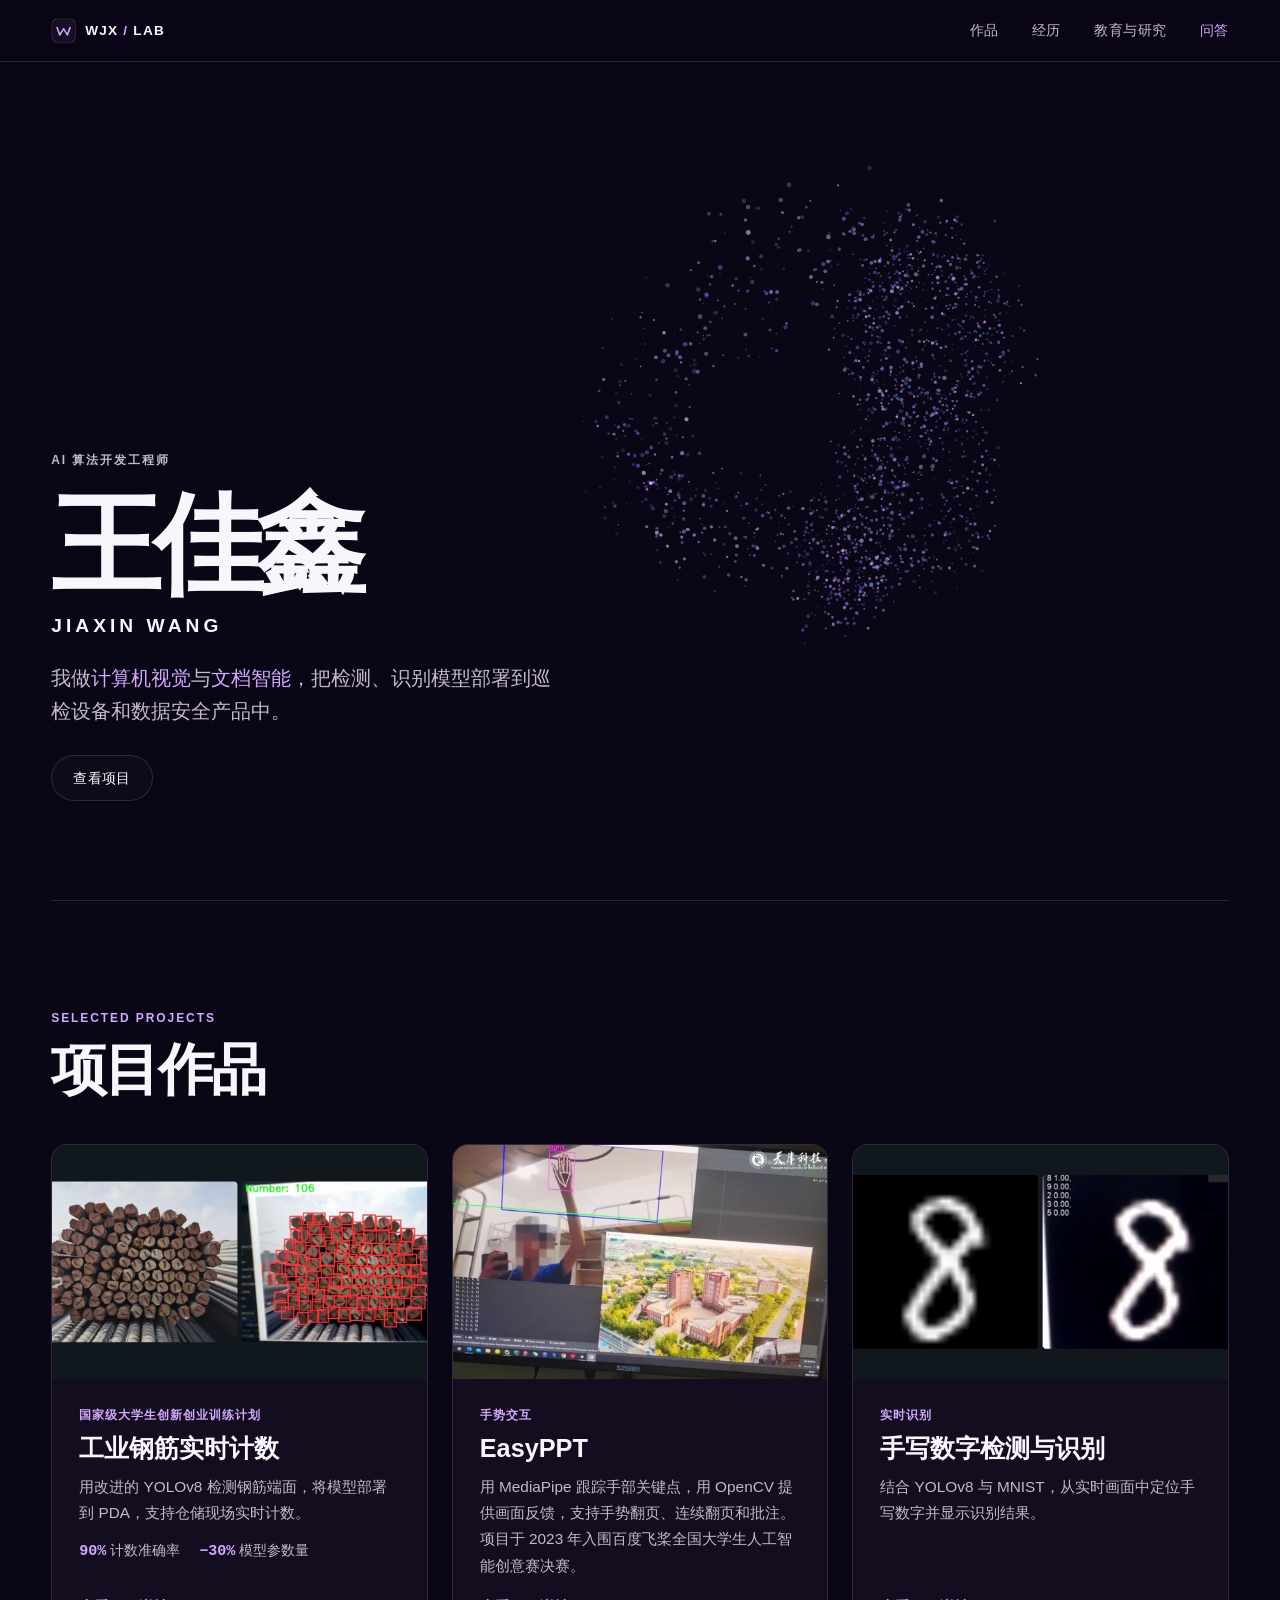
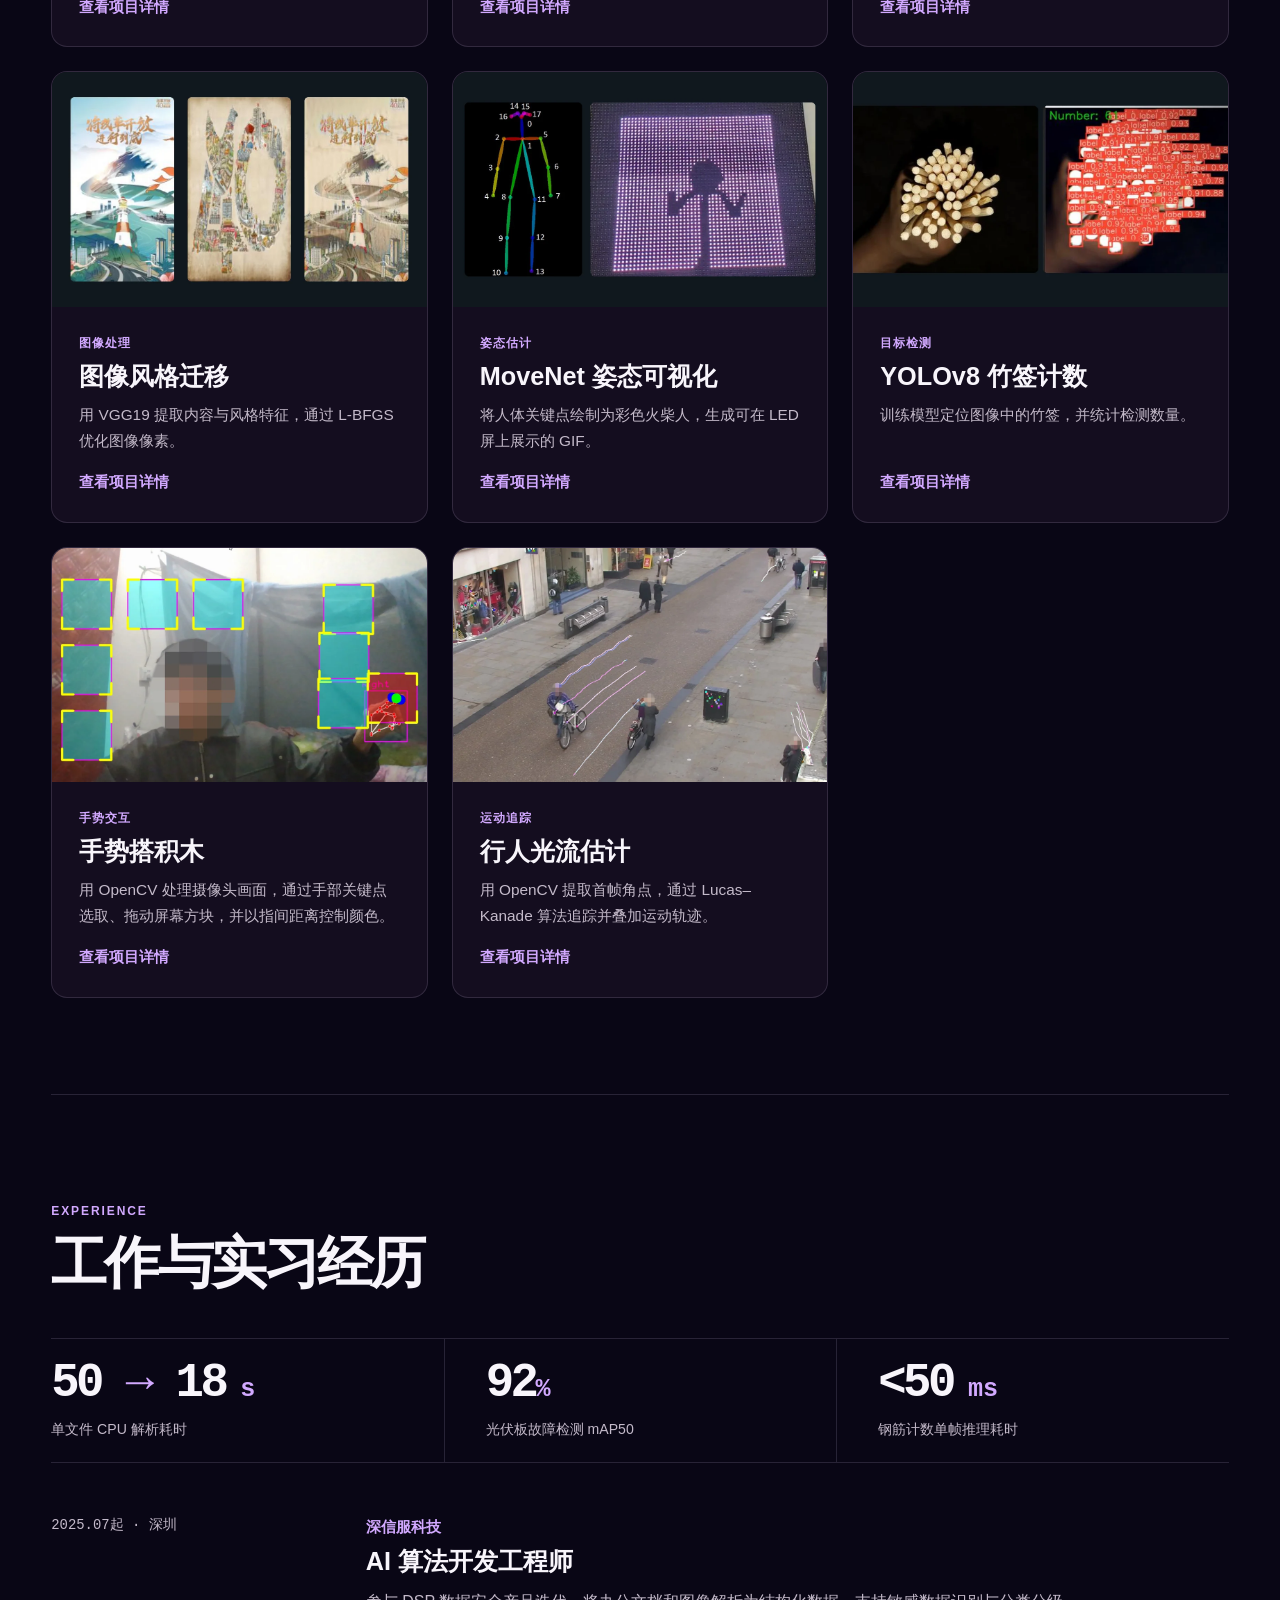
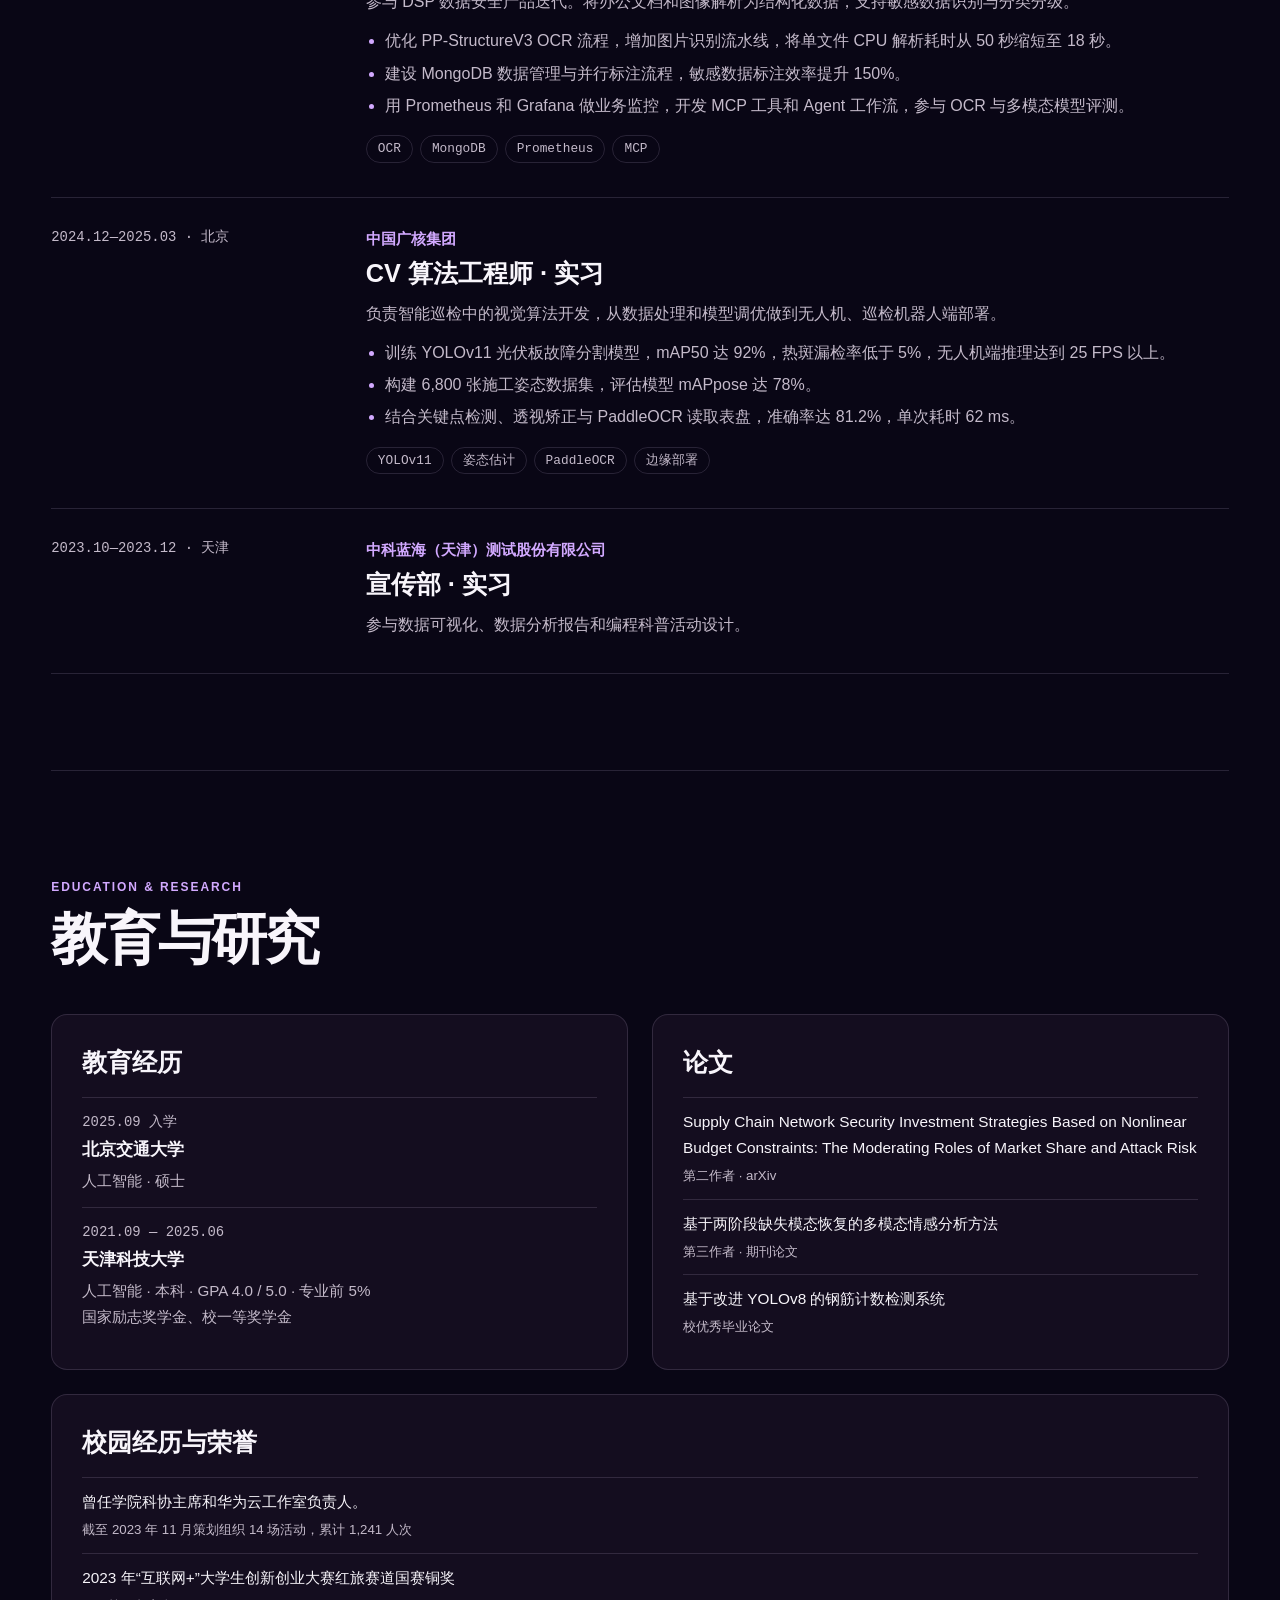
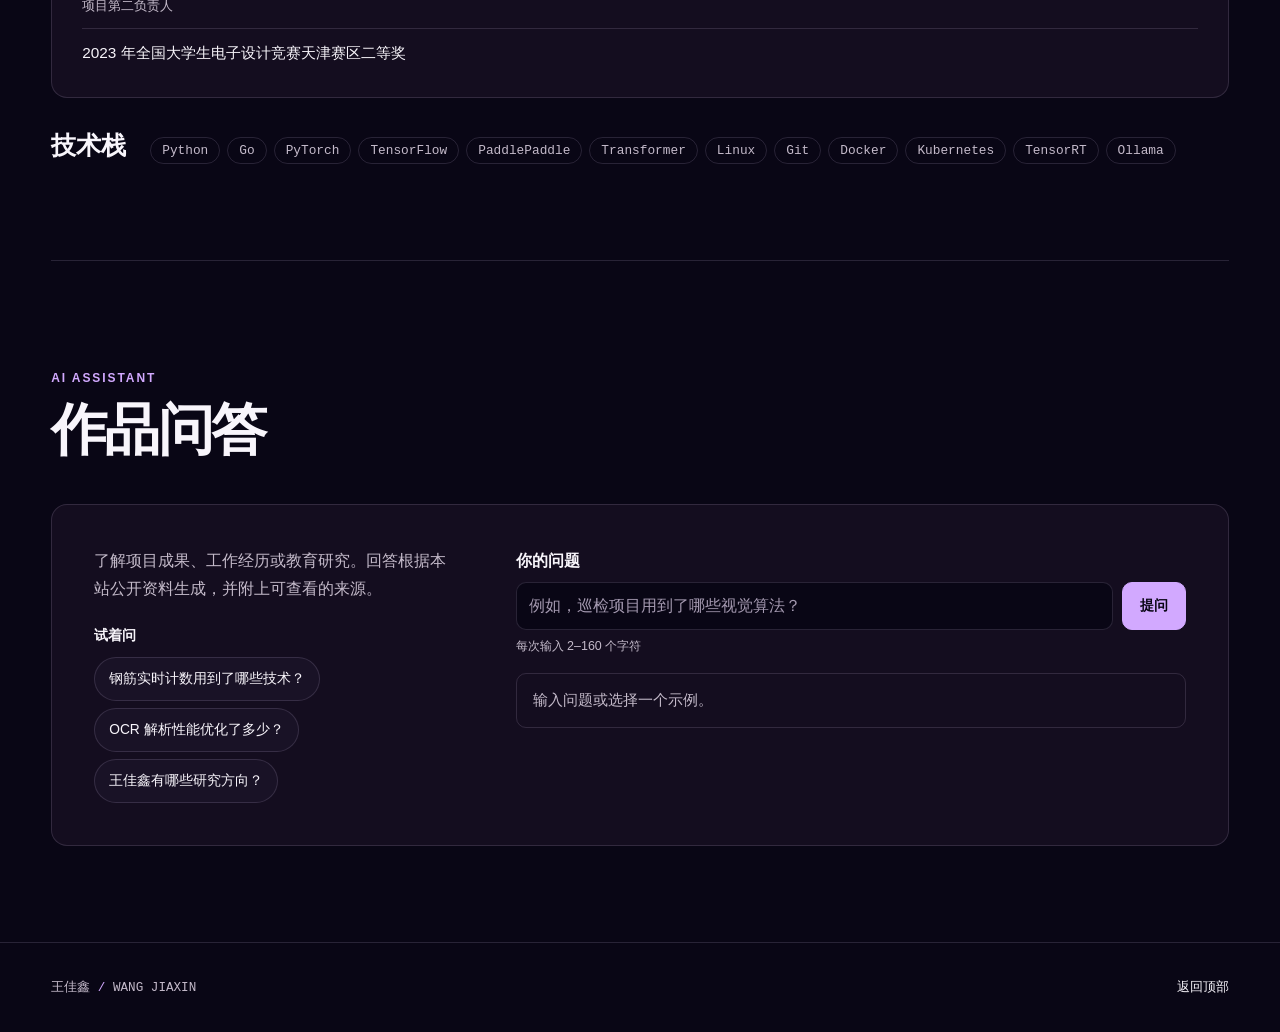
<file: index.html>
<!doctype html>
<html lang="zh-CN">
<head>
  <meta charset="utf-8">
  <meta name="viewport" content="width=device-width, initial-scale=1">
  <meta name="theme-color" content="#0a0614">
  <meta name="description" content="王佳鑫的个人简历与项目作品集，聚焦计算机视觉、文档智能与边缘部署。">
  <title>王佳鑫 · AI 算法开发工程师</title>
  <link rel="icon" href="assets/mark.png?v=2" type="image/png">
  <link rel="stylesheet" href="style.css?v=4">
  <script src="site.js?v=2" defer></script>
  <script src="assistant.js?v=1" defer></script>
</head>
<body id="top">
  <a class="skip" href="#main">跳至正文</a>
  <header class="masthead">
    <div class="wrap masthead-inner">
      <a class="identity" href="#top" aria-label="王佳鑫，首页">
        <img src="assets/mark.png?v=2" alt="" width="34" height="34">
        <span>WJX<span class="identity-slash"> / </span>LAB</span>
      </a>
      <nav aria-label="页面导航">
        <a href="#projects">作品</a>
        <a href="#experience">经历</a>
        <a href="#background">教育与研究</a>
        <a class="assistant-nav" href="#assistant">问答</a>
      </nav>
    </div>
  </header>

  <canvas id="field" class="particle-field" aria-hidden="true"></canvas>

  <main id="main">
    <section class="wrap hero" aria-labelledby="hero-name">
      <div class="intro">
        <p class="eyebrow">AI 算法开发工程师</p>
        <h1 id="hero-name">王佳鑫</h1>
        <p class="hero-name-en" aria-hidden="true">Jiaxin Wang</p>
        <p class="hero-desc">我做<em>计算机视觉</em>与<em>文档智能</em>，把检测、识别模型部署到巡检设备和数据安全产品中。</p>
        <div class="actions">
          <a class="button primary" href="#projects">查看项目</a>
        </div>
      </div>
    </section>

    <section class="wrap section" id="projects" aria-labelledby="projects-title">
      <div class="section-heading">
        <p class="eyebrow">SELECTED PROJECTS</p>
        <h2 id="projects-title">项目作品</h2>
      </div>
      <div class="project-grid">
        <article class="project featured" id="project-rebar">
          <a class="project-card-link" href="project-details.html#project-rebar" aria-labelledby="project-rebar-title">
            <div class="project-image"><img src="assets/rebar.webp" alt="钢材计数平台对比原图和钢筋端面检测结果" loading="lazy" width="1200" height="675"></div>
            <div class="project-copy">
              <p class="eyebrow">国家级大学生创新创业训练计划</p>
              <h3 id="project-rebar-title">工业钢筋实时计数</h3>
              <p>用改进的 YOLOv8 检测钢筋端面，将模型部署到 PDA，支持仓储现场实时计数。</p>
              <div class="project-facts"><span><strong>90%</strong> 计数准确率</span><span><strong>−30%</strong> 模型参数量</span></div>
              <span class="project-cta">查看项目详情</span>
            </div>
          </a>
        </article>
        <article class="project" id="project-easyppt">
          <a class="project-card-link" href="project-details.html#project-easyppt" aria-labelledby="project-easyppt-title">
            <div class="project-image"><img src="assets/easyppt-cover.jpg" alt="EasyPPT 演示用手部关键点控制幻灯片" loading="lazy" width="1200" height="675"></div>
            <div class="project-copy">
              <p class="eyebrow">手势交互</p>
              <h3 id="project-easyppt-title">EasyPPT</h3>
              <p>用 MediaPipe 跟踪手部关键点，用 OpenCV 提供画面反馈，支持手势翻页、连续翻页和批注。项目于 2023 年入围百度飞桨全国大学生人工智能创意赛决赛。</p>
              <span class="project-cta">查看项目详情</span>
            </div>
          </a>
        </article>
        <article class="project" id="project-digits">
          <a class="project-card-link" href="project-details.html#project-digits" aria-labelledby="project-digits-title">
            <div class="project-image"><img src="assets/digits.webp" alt="手写数字 8 的原始画面与识别结果" loading="lazy" width="1200" height="675"></div>
            <div class="project-copy">
              <p class="eyebrow">实时识别</p>
              <h3 id="project-digits-title">手写数字检测与识别</h3>
              <p>结合 YOLOv8 与 MNIST，从实时画面中定位手写数字并显示识别结果。</p>
              <span class="project-cta">查看项目详情</span>
            </div>
          </a>
        </article>
        <article class="project" id="project-style-transfer">
          <a class="project-card-link" href="project-details.html#project-style-transfer" aria-labelledby="project-style-transfer-title">
            <div class="project-image"><img src="assets/style-transfer.webp" alt="内容图、风格参考与生成结果" loading="lazy" width="1200" height="675"></div>
            <div class="project-copy">
              <p class="eyebrow">图像处理</p>
              <h3 id="project-style-transfer-title">图像风格迁移</h3>
              <p>用 VGG19 提取内容与风格特征，通过 L-BFGS 优化图像像素。</p>
              <span class="project-cta">查看项目详情</span>
            </div>
          </a>
        </article>
        <article class="project" id="project-movenet">
          <a class="project-card-link" href="project-details.html#project-movenet" aria-labelledby="project-movenet-title">
            <div class="project-image"><img src="assets/movenet.webp" alt="人体关键点示意图和 LED 屏火柴人画面" loading="lazy" width="1200" height="675"></div>
            <div class="project-copy">
              <p class="eyebrow">姿态估计</p>
              <h3 id="project-movenet-title">MoveNet 姿态可视化</h3>
              <p>将人体关键点绘制为彩色火柴人，生成可在 LED 屏上展示的 GIF。</p>
              <span class="project-cta">查看项目详情</span>
            </div>
          </a>
        </article>
        <article class="project" id="project-bamboo">
          <a class="project-card-link" href="project-details.html#project-bamboo" aria-labelledby="project-bamboo-title">
            <div class="project-image"><img src="assets/bamboo.webp" alt="竹签原图和目标检测框对照" loading="lazy" width="1200" height="675"></div>
            <div class="project-copy">
              <p class="eyebrow">目标检测</p>
              <h3 id="project-bamboo-title">YOLOv8 竹签计数</h3>
              <p>训练模型定位图像中的竹签，并统计检测数量。</p>
              <span class="project-cta">查看项目详情</span>
            </div>
          </a>
        </article>
        <article class="project" id="project-blocks">
          <a class="project-card-link" href="project-details.html#project-blocks" aria-labelledby="project-blocks-title">
            <div class="project-image"><img src="assets/blocks.webp" alt="摄像头识别手部关键点并拖动屏幕方块" loading="lazy" width="1200" height="675"></div>
            <div class="project-copy">
              <p class="eyebrow">手势交互</p>
              <h3 id="project-blocks-title">手势搭积木</h3>
              <p>用 OpenCV 处理摄像头画面，通过手部关键点选取、拖动屏幕方块，并以指间距离控制颜色。</p>
              <span class="project-cta">查看项目详情</span>
            </div>
          </a>
        </article>
        <article class="project" id="project-flow">
          <a class="project-card-link" href="project-details.html#project-flow" aria-labelledby="project-flow-title">
            <div class="project-image"><img src="assets/optical-flow.webp" alt="人行区域的光流轨迹叠加效果" loading="lazy" width="1200" height="675"></div>
            <div class="project-copy">
              <p class="eyebrow">运动追踪</p>
              <h3 id="project-flow-title">行人光流估计</h3>
              <p>用 OpenCV 提取首帧角点，通过 Lucas–Kanade 算法追踪并叠加运动轨迹。</p>
              <span class="project-cta">查看项目详情</span>
            </div>
          </a>
        </article>
      </div>
    </section>

    <section class="wrap section" id="experience" aria-labelledby="experience-title">
      <div class="section-heading">
        <p class="eyebrow">EXPERIENCE</p>
        <h2 id="experience-title">工作与实习经历</h2>
      </div>
      <div class="metrics" aria-label="项目关键指标">
        <div><strong>50<span> → </span>18<small> s</small></strong><span class="metric-caption">单文件 CPU 解析耗时</span></div>
        <div><strong>92<small>%</small></strong><span class="metric-caption">光伏板故障检测 mAP50</span></div>
        <div><strong>&lt;50<small> ms</small></strong><span class="metric-caption">钢筋计数单帧推理耗时</span></div>
      </div>
      <div class="timeline">
        <article class="experience" id="sangfor">
          <div class="experience-meta"><time datetime="2025-07">2025.07</time><span>起 · 深圳</span></div>
          <div>
            <p class="company">深信服科技</p>
            <h3>AI 算法开发工程师</h3>
            <p>参与 DSP 数据安全产品迭代。将办公文档和图像解析为结构化数据，支持敏感数据识别与分类分级。</p>
            <ul class="highlights">
              <li>优化 PP-StructureV3 OCR 流程，增加图片识别流水线，将单文件 CPU 解析耗时从 50 秒缩短至 18 秒。</li>
              <li>建设 MongoDB 数据管理与并行标注流程，敏感数据标注效率提升 150%。</li>
              <li>用 Prometheus 和 Grafana 做业务监控，开发 MCP 工具和 Agent 工作流，参与 OCR 与多模态模型评测。</li>
            </ul>
            <ul class="tags" aria-label="技术栈"><li>OCR</li><li>MongoDB</li><li>Prometheus</li><li>MCP</li></ul>
          </div>
        </article>
        <article class="experience" id="cgn">
          <div class="experience-meta"><time datetime="2024-12">2024.12</time><span>—</span><time datetime="2025-03">2025.03</time><span> · 北京</span></div>
          <div>
            <p class="company">中国广核集团</p>
            <h3>CV 算法工程师 · 实习</h3>
            <p>负责智能巡检中的视觉算法开发，从数据处理和模型调优做到无人机、巡检机器人端部署。</p>
            <ul class="highlights">
              <li>训练 YOLOv11 光伏板故障分割模型，mAP50 达 92%，热斑漏检率低于 5%，无人机端推理达到 25 FPS 以上。</li>
              <li>构建 6,800 张施工姿态数据集，评估模型 mAPpose 达 78%。</li>
              <li>结合关键点检测、透视矫正与 PaddleOCR 读取表盘，准确率达 81.2%，单次耗时 62 ms。</li>
            </ul>
            <ul class="tags" aria-label="技术栈"><li>YOLOv11</li><li>姿态估计</li><li>PaddleOCR</li><li>边缘部署</li></ul>
          </div>
        </article>
        <article class="experience" id="blue-ocean">
          <div class="experience-meta"><time datetime="2023-10">2023.10</time><span>—</span><time datetime="2023-12">2023.12</time><span> · 天津</span></div>
          <div>
            <p class="company">中科蓝海（天津）测试股份有限公司</p>
            <h3>宣传部 · 实习</h3>
            <p>参与数据可视化、数据分析报告和编程科普活动设计。</p>
          </div>
        </article>
      </div>
    </section>

    <section class="wrap section" id="background" aria-labelledby="background-title">
      <div class="section-heading">
        <p class="eyebrow">EDUCATION &amp; RESEARCH</p>
        <h2 id="background-title">教育与研究</h2>
      </div>
      <div class="background-grid">
        <div class="background-panel" id="education">
          <h3>教育经历</h3>
          <div class="record">
            <p class="date">2025.09 入学</p>
            <h4>北京交通大学</h4>
            <p>人工智能 · 硕士</p>
          </div>
          <div class="record">
            <p class="date">2021.09 — 2025.06</p>
            <h4>天津科技大学</h4>
            <p>人工智能 · 本科 · GPA 4.0 / 5.0 · 专业前 5%</p>
            <p>国家励志奖学金、校一等奖学金</p>
          </div>
        </div>
        <div class="background-panel" id="research">
          <h3>论文</h3>
          <ul class="research">
            <li><span lang="en">Supply Chain Network Security Investment Strategies Based on Nonlinear Budget Constraints: The Moderating Roles of Market Share and Attack Risk</span><small>第二作者 · arXiv</small></li>
            <li>基于两阶段缺失模态恢复的多模态情感分析方法<small>第三作者 · 期刊论文</small></li>
            <li>基于改进 YOLOv8 的钢筋计数检测系统<small>校优秀毕业论文</small></li>
          </ul>
        </div>
        <div class="background-panel campus" id="campus">
          <h3>校园经历与荣誉</h3>
          <ul class="research">
            <li>曾任学院科协主席和华为云工作室负责人。<small>截至 2023 年 11 月策划组织 14 场活动，累计 1,241 人次</small></li>
            <li>2023 年“互联网+”大学生创新创业大赛红旅赛道国赛铜奖<small>项目第二负责人</small></li>
            <li>2023 年全国大学生电子设计竞赛天津赛区二等奖</li>
          </ul>
        </div>
      </div>
      <div class="toolbox" id="skills">
        <h3>技术栈</h3>
        <ul class="tags" aria-label="技术栈">
          <li>Python</li><li>Go</li><li>PyTorch</li><li>TensorFlow</li><li>PaddlePaddle</li><li>Transformer</li><li>Linux</li><li>Git</li><li>Docker</li><li>Kubernetes</li><li>TensorRT</li><li>Ollama</li>
        </ul>
      </div>
    </section>

    <section class="wrap section" id="assistant" aria-labelledby="assistant-title">
      <div class="section-heading">
        <p class="eyebrow">AI ASSISTANT</p>
        <h2 id="assistant-title">作品问答</h2>
      </div>
      <div class="assistant-panel">
        <div class="assistant-intro">
          <p>了解项目成果、工作经历或教育研究。回答根据本站公开资料生成，并附上可查看的来源。</p>
          <h3>试着问</h3>
          <ul class="assistant-examples">
            <li><button type="button" disabled>钢筋实时计数用到了哪些技术？</button></li>
            <li><button type="button" disabled>OCR 解析性能优化了多少？</button></li>
            <li><button type="button" disabled>王佳鑫有哪些研究方向？</button></li>
          </ul>
        </div>
        <div class="assistant-workspace">
          <form class="assistant-form" action="/api/ask" method="post" novalidate>
            <label for="assistant-question">你的问题</label>
            <div class="assistant-input">
              <input id="assistant-question" name="question" type="text" disabled required minlength="2" maxlength="160" placeholder="例如，巡检项目用到了哪些视觉算法？" aria-describedby="assistant-limit">
              <button type="submit" disabled>提问</button>
            </div>
            <p id="assistant-limit">每次输入 2–160 个字符</p>
          </form>
          <noscript><p class="assistant-status">请启用 JavaScript 后使用问答。</p></noscript>
          <div class="assistant-response" aria-live="polite" aria-atomic="true">
            <p class="assistant-status">输入问题或选择一个示例。</p>
            <div class="assistant-result" hidden>
              <h3>回答</h3>
              <p class="assistant-answer"></p>
              <div class="assistant-sources" hidden>
                <h4>来源</h4>
                <ul></ul>
              </div>
            </div>
          </div>
        </div>
      </div>
    </section>
  </main>

  <footer class="footer">
    <div class="wrap footer-inner"><span>王佳鑫 <span class="identity-slash">/</span> WANG JIAXIN</span><a href="#top">返回顶部</a></div>
  </footer>
</body>
</html>
</file>
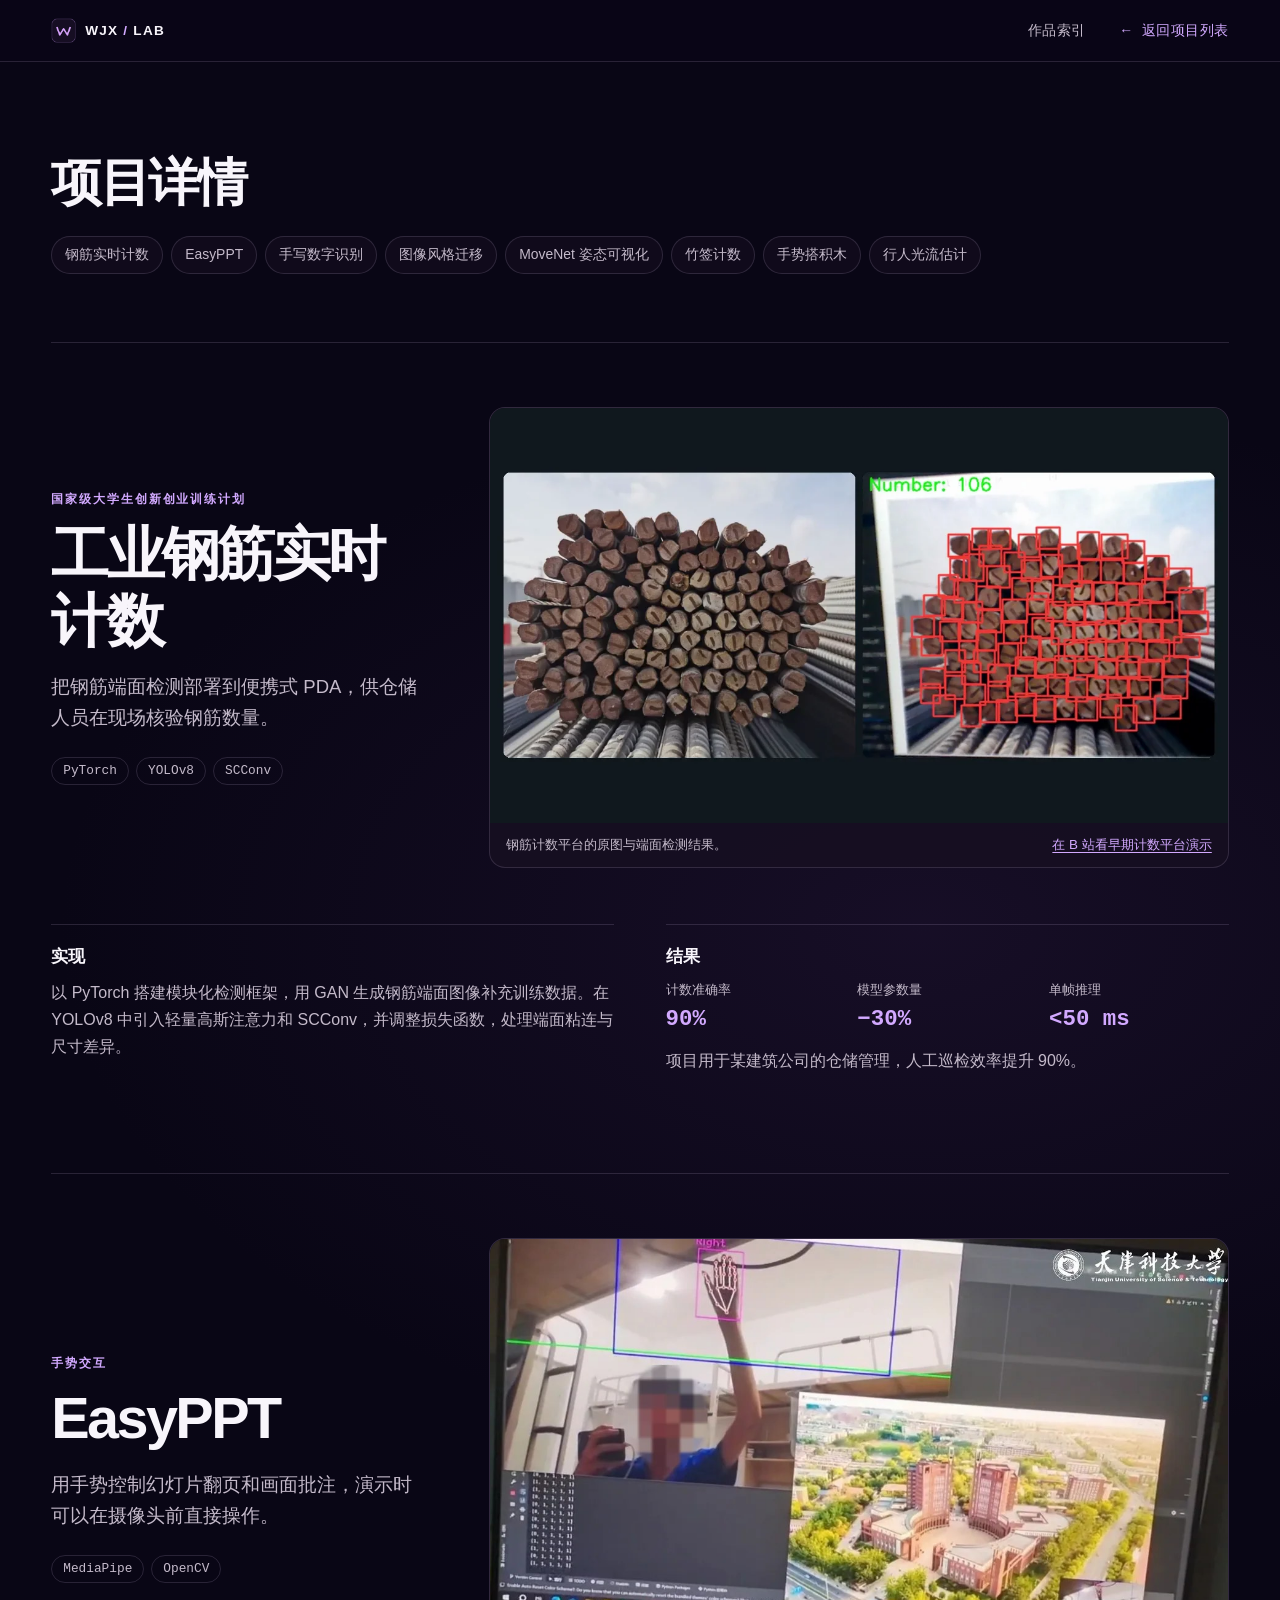
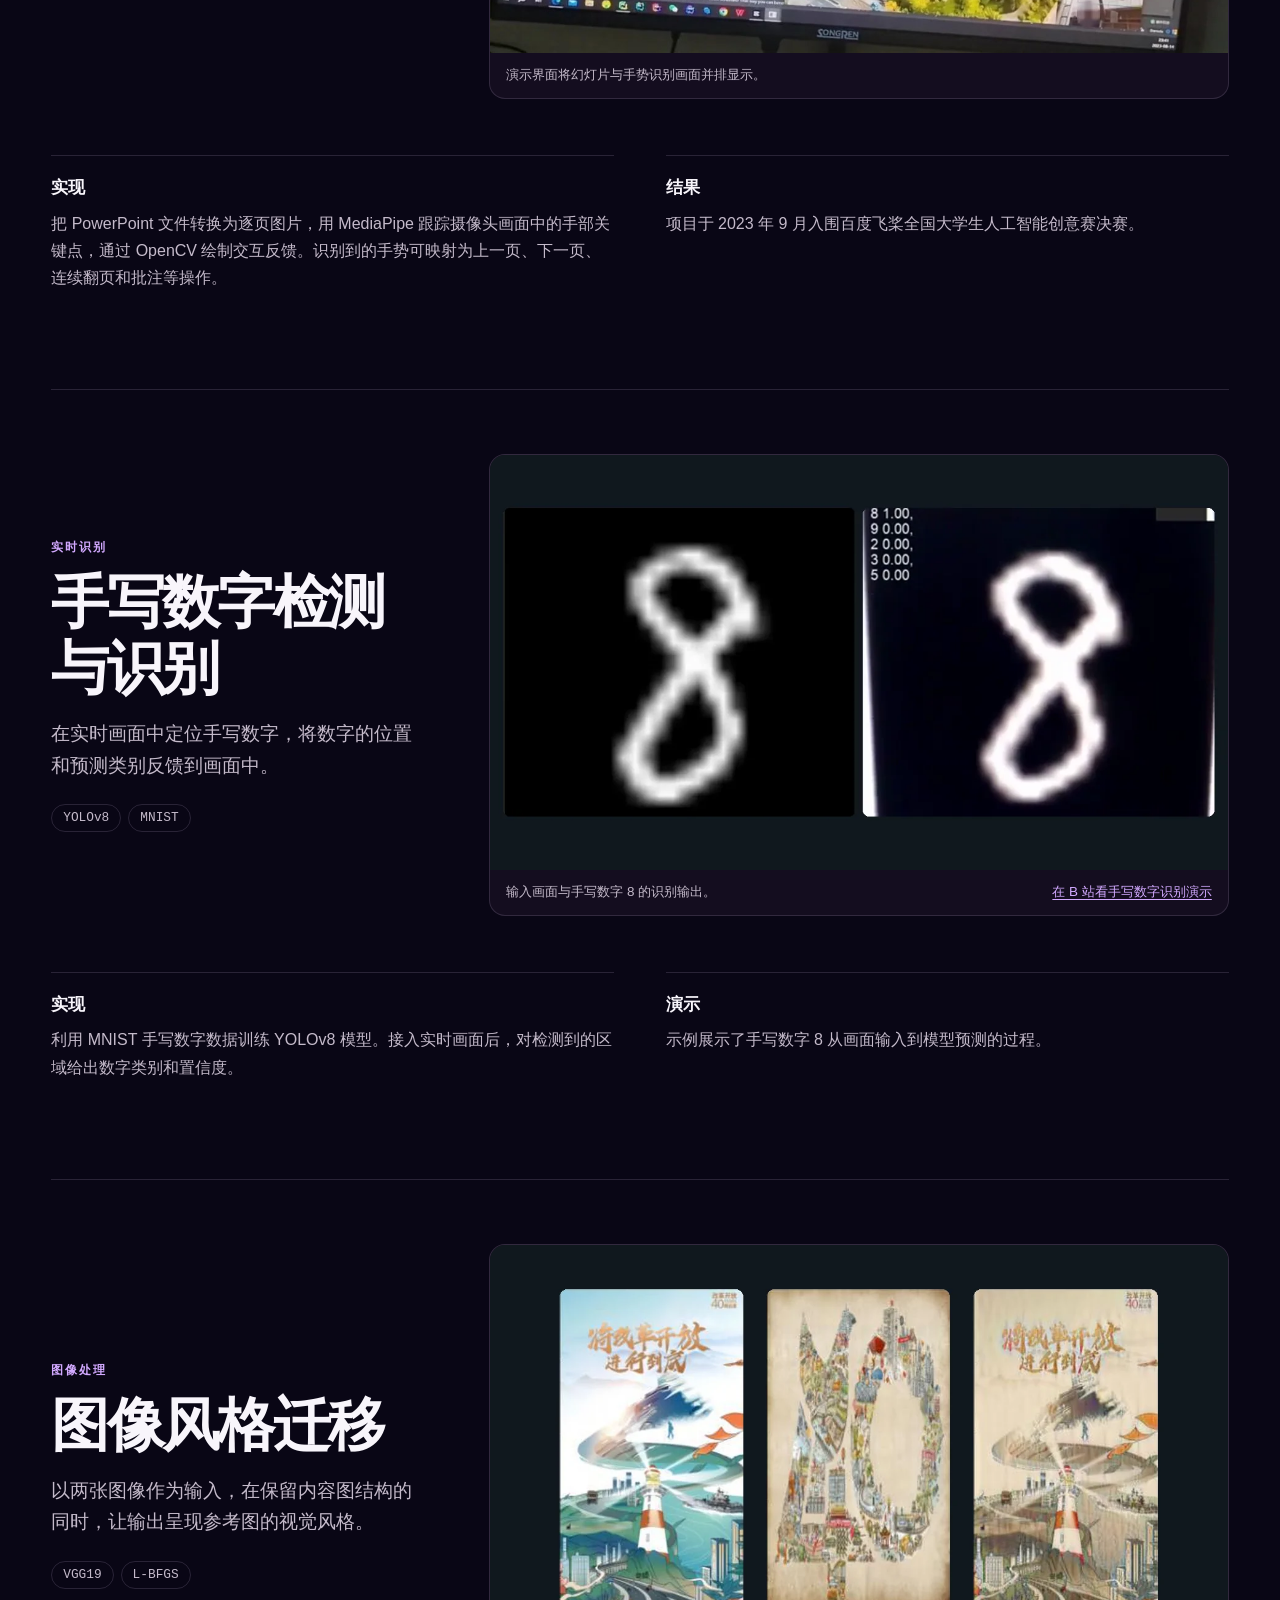
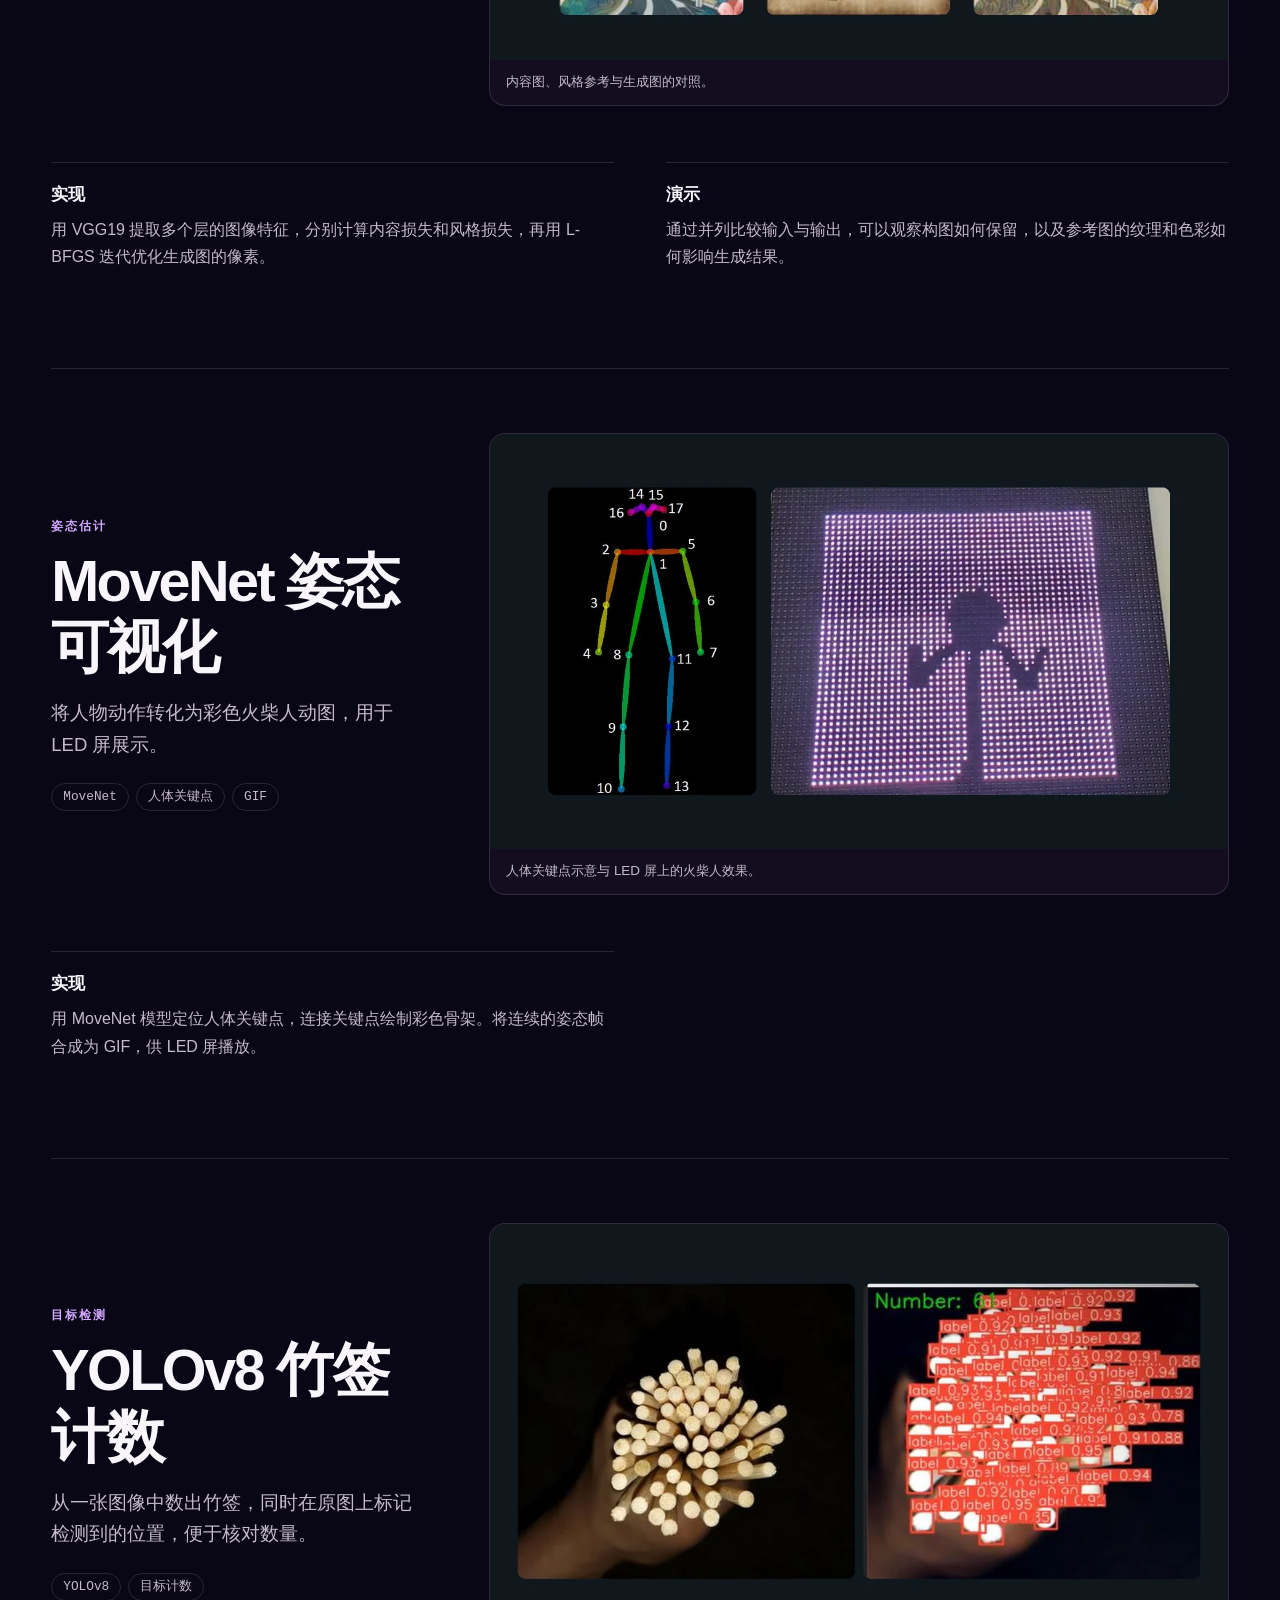
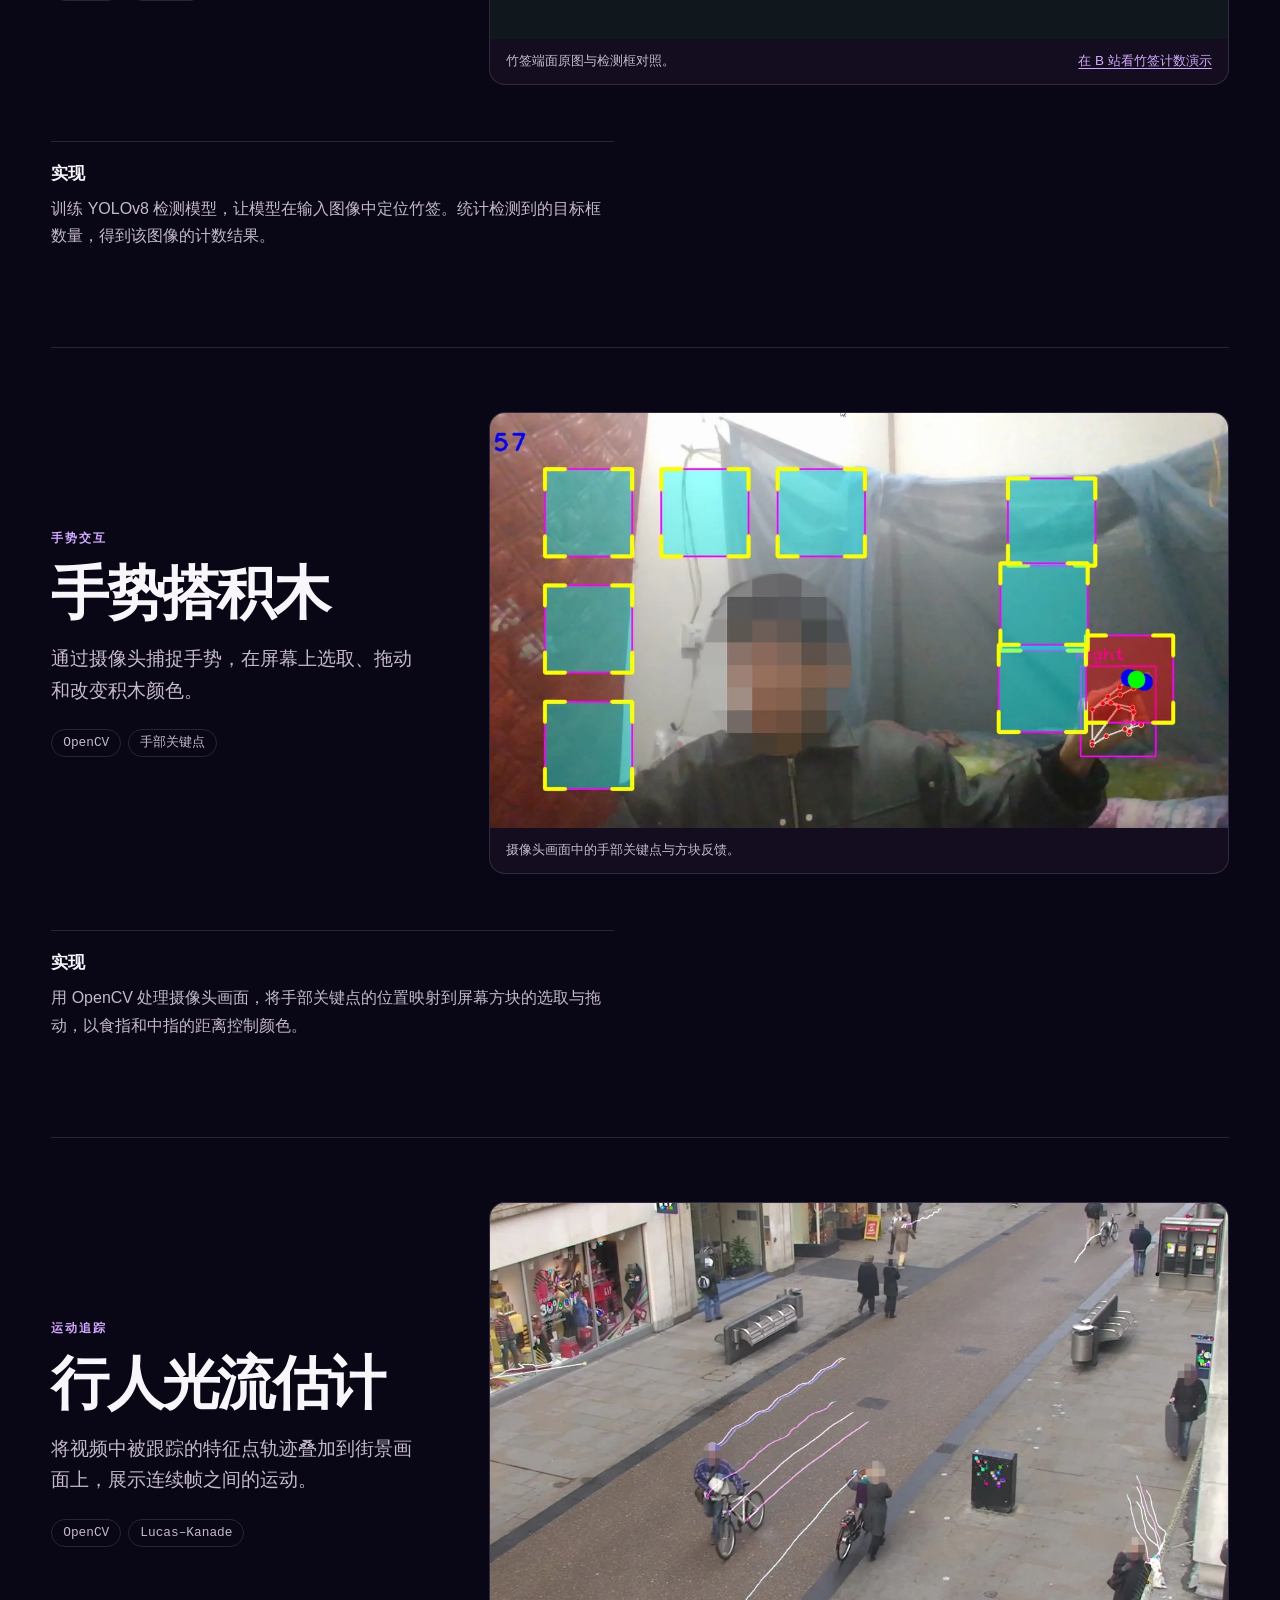
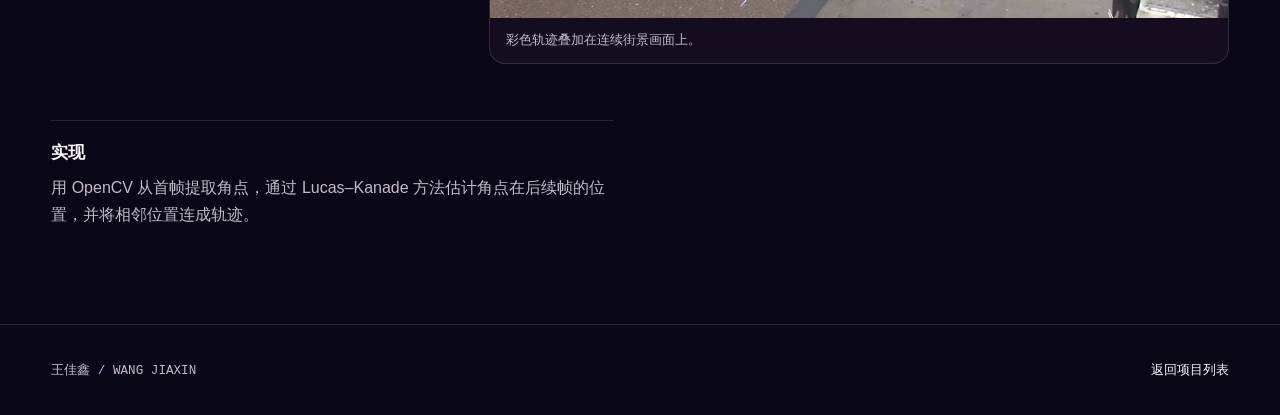
<file: project-details.html>
<!doctype html>
<html lang="zh-CN">
<head>
  <meta charset="utf-8">
  <meta name="viewport" content="width=device-width, initial-scale=1">
  <meta name="theme-color" content="#090615">
  <meta name="description" content="了解王佳鑫八个计算机视觉作品的实现过程、演示画面与项目结果。">
  <title>项目详情 · 王佳鑫 · WJX LAB</title>
  <link rel="icon" href="assets/mark.png?v=2" type="image/png">
  <link rel="stylesheet" href="style.css?v=4">
  <link rel="stylesheet" href="project-details.css">
</head>
<body class="detail-page" id="top">
  <a class="skip" href="#detail-index">跳至作品索引</a>
  <header class="masthead">
    <div class="wrap masthead-inner">
      <a class="identity" href="index.html" aria-label="王佳鑫，首页">
        <img src="assets/mark.png?v=2" alt="" width="34" height="34">
        <span>WJX<span class="identity-slash"> / </span>LAB</span>
      </a>
      <nav aria-label="页面导航">
        <a href="#detail-index">作品索引</a>
        <a class="detail-back" href="index.html#projects"><span aria-hidden="true">←</span> 返回项目列表</a>
      </nav>
    </div>
  </header>

  <main class="detail-main">
    <div class="wrap">
      <div class="detail-index" id="detail-index" tabindex="-1">
        <h1>项目详情</h1>
        <nav aria-label="选择作品" class="detail-links">
          <a href="#project-rebar">钢筋实时计数</a>
          <a href="#project-easyppt">EasyPPT</a>
          <a href="#project-digits">手写数字识别</a>
          <a href="#project-style-transfer">图像风格迁移</a>
          <a href="#project-movenet">MoveNet 姿态可视化</a>
          <a href="#project-bamboo">竹签计数</a>
          <a href="#project-blocks">手势搭积木</a>
          <a href="#project-flow">行人光流估计</a>
        </nav>
      </div>

      <div class="detail-list">
        <article class="project-detail" id="project-rebar" aria-labelledby="rebar-title" tabindex="-1">
          <div class="detail-hero">
            <div class="detail-summary">
              <p class="eyebrow">国家级大学生创新创业训练计划</p>
              <h2 id="rebar-title">工业钢筋实时计数</h2>
              <p class="detail-lead">把钢筋端面检测部署到便携式 PDA，供仓储人员在现场核验钢筋数量。</p>
              <ul class="tags" aria-label="技术栈"><li>PyTorch</li><li>YOLOv8</li><li>SCConv</li></ul>
            </div>
            <figure class="detail-figure">
              <img src="assets/rebar.webp" alt="并排的钢筋端面原图与带编号的检测结果" width="1200" height="675">
              <figcaption><span>钢筋计数平台的原图与端面检测结果。</span><a href="https://www.bilibili.com/video/BV1ka4y1m7oi/">在 B 站看早期计数平台演示</a></figcaption>
            </figure>
          </div>
          <div class="detail-notes">
            <section>
              <h3>实现</h3>
              <p>以 PyTorch 搭建模块化检测框架，用 GAN 生成钢筋端面图像补充训练数据。在 YOLOv8 中引入轻量高斯注意力和 SCConv，并调整损失函数，处理端面粘连与尺寸差异。</p>
            </section>
            <section>
              <h3>结果</h3>
              <dl class="detail-metrics">
                <div><dt>计数准确率</dt><dd>90%</dd></div>
                <div><dt>模型参数量</dt><dd>−30%</dd></div>
                <div><dt>单帧推理</dt><dd>&lt;50 ms</dd></div>
              </dl>
              <p>项目用于某建筑公司的仓储管理，人工巡检效率提升 90%。</p>
            </section>
          </div>
        </article>

        <article class="project-detail" id="project-easyppt" aria-labelledby="easyppt-title" tabindex="-1">
          <div class="detail-hero">
            <div class="detail-summary">
              <p class="eyebrow">手势交互</p>
              <h2 id="easyppt-title">EasyPPT</h2>
              <p class="detail-lead">用手势控制幻灯片翻页和画面批注，演示时可以在摄像头前直接操作。</p>
              <ul class="tags" aria-label="技术栈"><li>MediaPipe</li><li>OpenCV</li></ul>
            </div>
            <figure class="detail-figure">
              <img src="assets/easyppt-cover.jpg" alt="EasyPPT 幻灯片和带手部关键点的摄像头画面" width="1200" height="675" loading="lazy">
              <figcaption>演示界面将幻灯片与手势识别画面并排显示。</figcaption>
            </figure>
          </div>
          <div class="detail-notes">
            <section>
              <h3>实现</h3>
              <p>把 PowerPoint 文件转换为逐页图片，用 MediaPipe 跟踪摄像头画面中的手部关键点，通过 OpenCV 绘制交互反馈。识别到的手势可映射为上一页、下一页、连续翻页和批注等操作。</p>
            </section>
            <section>
              <h3>结果</h3>
              <p>项目于 2023 年 9 月入围百度飞桨全国大学生人工智能创意赛决赛。</p>
            </section>
          </div>
        </article>

        <article class="project-detail" id="project-digits" aria-labelledby="digits-title" tabindex="-1">
          <div class="detail-hero">
            <div class="detail-summary">
              <p class="eyebrow">实时识别</p>
              <h2 id="digits-title">手写数字检测与识别</h2>
              <p class="detail-lead">在实时画面中定位手写数字，将数字的位置和预测类别反馈到画面中。</p>
              <ul class="tags" aria-label="技术栈"><li>YOLOv8</li><li>MNIST</li></ul>
            </div>
            <figure class="detail-figure">
              <img src="assets/digits.webp" alt="手写数字 8 的输入画面与类别预测" width="1200" height="675" loading="lazy">
              <figcaption><span>输入画面与手写数字 8 的识别输出。</span><a href="https://www.bilibili.com/video/BV1mj411n7D6/">在 B 站看手写数字识别演示</a></figcaption>
            </figure>
          </div>
          <div class="detail-notes">
            <section>
              <h3>实现</h3>
              <p>利用 MNIST 手写数字数据训练 YOLOv8 模型。接入实时画面后，对检测到的区域给出数字类别和置信度。</p>
            </section>
            <section>
              <h3>演示</h3>
              <p>示例展示了手写数字 8 从画面输入到模型预测的过程。</p>
            </section>
          </div>
        </article>

        <article class="project-detail" id="project-style-transfer" aria-labelledby="style-transfer-title" tabindex="-1">
          <div class="detail-hero">
            <div class="detail-summary">
              <p class="eyebrow">图像处理</p>
              <h2 id="style-transfer-title">图像风格迁移</h2>
              <p class="detail-lead">以两张图像作为输入，在保留内容图结构的同时，让输出呈现参考图的视觉风格。</p>
              <ul class="tags" aria-label="技术栈"><li>VGG19</li><li>L-BFGS</li></ul>
            </div>
            <figure class="detail-figure">
              <img src="assets/style-transfer.webp" alt="内容图、风格参考与迁移结果的对照" width="1200" height="675" loading="lazy">
              <figcaption>内容图、风格参考与生成图的对照。</figcaption>
            </figure>
          </div>
          <div class="detail-notes">
            <section>
              <h3>实现</h3>
              <p>用 VGG19 提取多个层的图像特征，分别计算内容损失和风格损失，再用 L-BFGS 迭代优化生成图的像素。</p>
            </section>
            <section>
              <h3>演示</h3>
              <p>通过并列比较输入与输出，可以观察构图如何保留，以及参考图的纹理和色彩如何影响生成结果。</p>
            </section>
          </div>
        </article>

        <article class="project-detail" id="project-movenet" aria-labelledby="movenet-title" tabindex="-1">
          <div class="detail-hero">
            <div class="detail-summary">
              <p class="eyebrow">姿态估计</p>
              <h2 id="movenet-title">MoveNet 姿态可视化</h2>
              <p class="detail-lead">将人物动作转化为彩色火柴人动图，用于 LED 屏展示。</p>
              <ul class="tags" aria-label="技术栈"><li>MoveNet</li><li>人体关键点</li><li>GIF</li></ul>
            </div>
            <figure class="detail-figure">
              <img src="assets/movenet.webp" alt="人体骨骼关键点示意和 LED 屏上的彩色火柴人" width="1200" height="675" loading="lazy">
              <figcaption>人体关键点示意与 LED 屏上的火柴人效果。</figcaption>
            </figure>
          </div>
          <div class="detail-notes">
            <section>
              <h3>实现</h3>
              <p>用 MoveNet 模型定位人体关键点，连接关键点绘制彩色骨架。将连续的姿态帧合成为 GIF，供 LED 屏播放。</p>
            </section>
          </div>
        </article>

        <article class="project-detail" id="project-bamboo" aria-labelledby="bamboo-title" tabindex="-1">
          <div class="detail-hero">
            <div class="detail-summary">
              <p class="eyebrow">目标检测</p>
              <h2 id="bamboo-title">YOLOv8 竹签计数</h2>
              <p class="detail-lead">从一张图像中数出竹签，同时在原图上标记检测到的位置，便于核对数量。</p>
              <ul class="tags" aria-label="技术栈"><li>YOLOv8</li><li>目标计数</li></ul>
            </div>
            <figure class="detail-figure">
              <img src="assets/bamboo.webp" alt="竹签原始图像和叠加目标框的检测图像" width="1200" height="675" loading="lazy">
              <figcaption><span>竹签端面原图与检测框对照。</span><a href="https://www.bilibili.com/video/BV1ZN411j76j/">在 B 站看竹签计数演示</a></figcaption>
            </figure>
          </div>
          <div class="detail-notes">
            <section>
              <h3>实现</h3>
              <p>训练 YOLOv8 检测模型，让模型在输入图像中定位竹签。统计检测到的目标框数量，得到该图像的计数结果。</p>
            </section>
          </div>
        </article>

        <article class="project-detail" id="project-blocks" aria-labelledby="blocks-title" tabindex="-1">
          <div class="detail-hero">
            <div class="detail-summary">
              <p class="eyebrow">手势交互</p>
              <h2 id="blocks-title">手势搭积木</h2>
              <p class="detail-lead">通过摄像头捕捉手势，在屏幕上选取、拖动和改变积木颜色。</p>
              <ul class="tags" aria-label="技术栈"><li>OpenCV</li><li>手部关键点</li></ul>
            </div>
            <figure class="detail-figure">
              <img src="assets/blocks.webp" alt="使用带关键点标记的手势拖动屏幕方块" width="1200" height="675" loading="lazy">
              <figcaption>摄像头画面中的手部关键点与方块反馈。</figcaption>
            </figure>
          </div>
          <div class="detail-notes">
            <section>
              <h3>实现</h3>
              <p>用 OpenCV 处理摄像头画面，将手部关键点的位置映射到屏幕方块的选取与拖动，以食指和中指的距离控制颜色。</p>
            </section>
          </div>
        </article>

        <article class="project-detail" id="project-flow" aria-labelledby="flow-title" tabindex="-1">
          <div class="detail-hero">
            <div class="detail-summary">
              <p class="eyebrow">运动追踪</p>
              <h2 id="flow-title">行人光流估计</h2>
              <p class="detail-lead">将视频中被跟踪的特征点轨迹叠加到街景画面上，展示连续帧之间的运动。</p>
              <ul class="tags" aria-label="技术栈"><li>OpenCV</li><li>Lucas–Kanade</li></ul>
            </div>
            <figure class="detail-figure">
              <img src="assets/optical-flow.webp" alt="街景视频帧上叠加的多条彩色光流轨迹" width="1200" height="675" loading="lazy">
              <figcaption>彩色轨迹叠加在连续街景画面上。</figcaption>
            </figure>
          </div>
          <div class="detail-notes">
            <section>
              <h3>实现</h3>
              <p>用 OpenCV 从首帧提取角点，通过 Lucas–Kanade 方法估计角点在后续帧的位置，并将相邻位置连成轨迹。</p>
            </section>
          </div>
        </article>
      </div>
    </div>
  </main>

  <footer class="footer">
    <div class="wrap footer-inner"><span>王佳鑫 <span class="identity-slash">/</span> WANG JIAXIN</span><a href="index.html#projects">返回项目列表</a></div>
  </footer>
</body>
</html>
</file>
<file: style.css>
:root {
  color-scheme: dark;
  --page: #090615;
  --panel: #171021d9;
  --edge: #e6d5ff24;
  --paper: #f8f5fb;
  --muted: #c4baca;
  --accent: #d2a9ff;
  --mono: "IBM Plex Mono", "SFMono-Regular", Consolas, monospace;
  --header-height: 62px;
  font-family: "PingFang SC", "Hiragino Sans GB", "Microsoft YaHei", "Noto Sans CJK SC", sans-serif;
  scroll-behavior: smooth;
}

* { box-sizing: border-box; }
body { margin: 0; background: var(--page); color: var(--paper); line-height: 1.7; }
h1, h2, h3, h4, p, figure { margin: 0; }
a { color: inherit; text-decoration: none; }
img { display: block; max-width: 100%; }
a:focus-visible, button:focus-visible, input:focus-visible { outline: 2px solid var(--accent); outline-offset: 5px; }
main [id], main { scroll-margin-top: calc(var(--header-height) + 24px); }

.wrap { width: min(1324px, calc(100% - 2 * clamp(20px, 4vw, 64px))); margin-inline: auto; }
.particle-field {
  position: fixed;
  inset: 0;
  z-index: 0;
  display: block;
  width: 100%;
  height: 100%;
  pointer-events: none;
}
main, .footer { position: relative; z-index: 1; }

.skip {
  position: fixed;
  z-index: 5;
  top: 8px;
  left: 12px;
  transform: translateY(-150%);
  padding: 7px 14px;
  background: var(--accent);
  color: var(--page);
}
.skip:focus { transform: none; }

.masthead {
  position: sticky;
  top: 0;
  z-index: 3;
  border-bottom: 1px solid var(--edge);
  background: #0a0717d9;
  backdrop-filter: blur(18px);
}
.masthead-inner, .footer-inner { display: flex; align-items: center; justify-content: space-between; gap: 16px; }
.masthead-inner { min-height: calc(var(--header-height) - 1px); }
.identity { display: inline-flex; align-items: center; gap: 9px; font-size: .85rem; font-weight: 720; letter-spacing: .09em; white-space: nowrap; }
.identity img { width: 25px; height: 25px; object-fit: contain; }
.identity-slash { color: var(--accent); }
nav { display: flex; align-items: center; gap: clamp(15px, 2.6vw, 34px); }
nav a { padding-block: 11px; color: var(--muted); font-size: .87rem; letter-spacing: .035em; white-space: nowrap; }
nav .assistant-nav, nav a:hover, nav a[aria-current], .footer a:hover { color: var(--accent); }

.hero {
  min-height: calc(100svh - var(--header-height));
  display: flex;
  align-items: flex-end;
  padding-block: 92px clamp(72px, 11vh, 132px);
}
.intro { max-width: min(100%, 36rem); }
.eyebrow {
  color: var(--accent);
  font-size: .75rem;
  font-weight: 650;
  line-height: 1.5;
  letter-spacing: .16em;
}
.intro .eyebrow { color: var(--muted); }
.intro h1 {
  margin: 18px 0 10px;
  font-size: clamp(4.7rem, 8.6vw, 8rem);
  font-weight: 800;
  line-height: 1.06;
  letter-spacing: -.07em;
}
.hero-name-en {
  color: var(--paper);
  font-size: clamp(.83rem, 1.5vw, 1.2rem);
  font-weight: 680;
  line-height: 1.4;
  letter-spacing: .21em;
  text-transform: uppercase;
}
.hero-desc { max-width: 26em; margin-top: 1.35rem; color: var(--muted); font-size: clamp(1rem, 1.6vw, 1.22rem); }
.hero-desc em { color: var(--accent); font-style: normal; }
.actions { display: flex; flex-wrap: wrap; align-items: center; gap: 14px; margin-top: 27px; }

.button {
  display: inline-flex;
  min-height: 46px;
  align-items: center;
  justify-content: center;
  padding-inline: 21px;
  border: 1px solid var(--edge);
  border-radius: 99px;
  font-size: .89rem;
  letter-spacing: .025em;
  transition: background .2s, border-color .2s, color .2s;
}
.button:hover { border-color: var(--accent); background: #ccb0ff19; }
.primary { background: #1812236b; }

.section {
  padding-block: clamp(60px, 8.4vw, 120px) clamp(55px, 7.5vw, 107px);
  border-top: 1px solid var(--edge);
}
.section-heading { margin-bottom: clamp(24px, 3.2vw, 42px); }
.section-heading h2 {
  margin-top: 9px;
  font-size: clamp(2.1rem, 4.4vw, 3.7rem);
  font-weight: 750;
  line-height: 1.2;
  letter-spacing: -.05em;
}

.metrics { display: grid; grid-template-columns: repeat(3, 1fr); margin: 0 0 23px; border-block: 1px solid var(--edge); }
.metrics > div { min-width: 0; padding: 18px clamp(15px, 3.2vw, 42px) 20px; }
.metrics > div:first-child { padding-left: 0; }
.metrics > div + div { border-left: 1px solid var(--edge); }
.metrics strong { display: block; font: 650 clamp(1.45rem, 3.7vw, 3.15rem)/1.15 var(--mono); letter-spacing: -.075em; white-space: nowrap; }
.metrics strong span, .metrics strong small { color: var(--accent); }
.metrics strong small { font-size: .53em; letter-spacing: 0; }
.metric-caption { display: block; margin-top: 7px; color: var(--muted); font-size: .88rem; }

.experience { display: grid; grid-template-columns: minmax(155px, 1fr) 3fr; gap: 27px; padding-block: 28px 34px; border-bottom: 1px solid var(--edge); }
.experience-meta, .date { color: var(--muted); font: .87rem/1.6 var(--mono); }
.company { color: var(--accent); font-size: .95rem; font-weight: 650; }
.experience h3, .project h3, .background-panel h3, .toolbox h3 { font-size: clamp(1.22rem, 2.3vw, 1.58rem); line-height: 1.35; }
.experience h3 { margin-block: 4px 10px; }
.experience h3 + p, .highlights, .project-copy > p:not(.eyebrow), details p, .record p:not(.date) { color: var(--muted); }
.highlights { margin: 12px 0 16px; padding-left: 1.2em; }
.highlights li + li { margin-top: 5px; }
.highlights li::marker { color: var(--accent); }
.tags { list-style: none; padding: 0; margin: 14px 0 0; display: flex; flex-wrap: wrap; gap: 7px; }
.tags li { border: 1px solid var(--edge); border-radius: 100px; padding: 4px 11px; color: var(--muted); font: .8rem/1.4 var(--mono); }

.project-grid, .background-grid { display: grid; gap: clamp(15px, 2vw, 24px); }
.project-grid { grid-template-columns: repeat(3, minmax(0, 1fr)); }
.background-grid { grid-template-columns: repeat(2, minmax(0, 1fr)); }
.project, .background-panel { min-width: 0; border: 1px solid var(--edge); border-radius: 16px; background: var(--panel); overflow: hidden; }
.project { transition: border-color .25s, background .25s; }
.project:hover, .project:focus-within { border-color: #d2a9ff70; background: #201631ec; }
.project-card-link { display: flex; flex-direction: column; height: 100%; }
.project-card-link:focus-visible { outline-offset: -4px; }
.project-image { overflow: hidden; background: #1f1630; }
.project-image img { width: 100%; height: auto; aspect-ratio: 16 / 10; object-fit: cover; transition: transform .45s; }
.project:hover img { transform: scale(1.04); }
.project-copy { display: flex; flex: 1; flex-direction: column; padding: clamp(17px, 2.4vw, 27px); }
.project-copy .eyebrow { letter-spacing: .08em; }
.project-copy h3 { margin: 7px 0 9px; }
.project-copy > p:not(.eyebrow) { font-size: .96rem; }
.project-facts { display: flex; flex-wrap: wrap; gap: 8px 19px; margin-top: 13px; color: var(--muted); font-size: .87rem; }
.project-facts strong { color: var(--accent); font: 650 .94rem var(--mono); }
.project-cta {
  display: block;
  width: fit-content;
  margin-top: auto;
  padding-top: 16px;
  color: var(--accent);
  font-size: .91rem;
  font-weight: 650;
}
.project-card-link:hover .project-cta,
.project-card-link:focus-visible .project-cta { text-decoration: underline; text-underline-offset: .28em; }

.background-panel { padding: clamp(20px, 3vw, 30px); }
.background-panel h3 { margin-bottom: 18px; }
.campus { grid-column: 1 / -1; }
.record { border-top: 1px solid var(--edge); padding-block: 13px; }
.record:last-child { padding-bottom: 0; }
.record h4 { font-size: 1.06rem; margin-block: 3px; }
.record p:not(.date) { font-size: .95rem; }
.research { margin: 0; padding: 0; list-style: none; }
.research li { border-top: 1px solid var(--edge); padding-block: 11px; font-size: .96rem; overflow-wrap: anywhere; }
.research li:last-child { padding-bottom: 0; }
.research small { display: block; margin-top: 4px; color: var(--muted); font-size: .83rem; }
.toolbox { display: flex; align-items: baseline; gap: 14px 24px; flex-wrap: wrap; margin-top: 30px; }
.toolbox .tags { margin: 0; }

.assistant-panel {
  display: grid;
  grid-template-columns: minmax(0, 0.8fr) minmax(0, 1.5fr);
  gap: clamp(24px, 5vw, 68px);
  padding: clamp(19px, 4vw, 42px);
  border: 1px solid var(--edge);
  border-radius: 16px;
  background: var(--panel);
}
.assistant-intro { color: var(--muted); }
.assistant-intro h3 { margin: 1.35rem 0 .55rem; font-size: .9rem; font-weight: 650; color: var(--paper); }
.assistant-examples { display: flex; flex-wrap: wrap; gap: 7px; margin: 0; padding: 0; list-style: none; }
.assistant-panel button {
  min-height: 44px;
  border: 1px solid var(--edge);
  border-radius: 99px;
  padding: 5px 14px;
  background: #191226;
  color: var(--paper);
  font: inherit;
  font-size: .86rem;
  cursor: pointer;
}
.assistant-panel button:hover:not(:disabled) { border-color: var(--accent); }
.assistant-panel button:disabled { opacity: .55; cursor: default; }
.assistant-form label { display: block; margin-bottom: .48rem; font-weight: 650; }
.assistant-input { display: grid; grid-template-columns: minmax(0, 1fr) auto; gap: 9px; }
.assistant-input input {
  min-width: 0;
  min-height: 46px;
  border: 1px solid var(--edge);
  border-radius: 10px;
  padding: 9px 12px;
  background: var(--page);
  color: var(--paper);
  font: inherit;
}
.assistant-input input::placeholder { color: #a499b0; }
.assistant-input input[aria-invalid="true"] { border-color: #ffb5ca; }
.assistant-input button { min-width: 64px; border-color: var(--accent); border-radius: 10px; background: var(--accent); color: var(--page); font-weight: 700; }
.assistant-input button:hover:not(:disabled) { background: #e5caff; }
#assistant-limit { margin-top: .38rem; color: var(--muted); font-size: .78rem; }
.assistant-response { margin-top: 1rem; border: 1px solid var(--edge); border-radius: 10px; padding: 14px 16px; }
.assistant-status { color: var(--muted); font-size: .92rem; }
.assistant-response[data-state="loading"] .assistant-status { color: var(--accent); }
.assistant-response[data-state="error"] .assistant-status { color: #ffb5ca; }
.assistant-result h3, .assistant-result h4 { margin-bottom: .4rem; font-size: .92rem; }
.assistant-answer { white-space: pre-wrap; overflow-wrap: anywhere; }
.assistant-sources { margin-top: 1rem; border-top: 1px solid var(--edge); padding-top: .85rem; }
.assistant-sources ul { display: flex; flex-wrap: wrap; gap: .35rem 1rem; margin: 0; padding: 0; list-style: none; }
.assistant-sources a { color: var(--accent); font-size: .88rem; text-decoration: underline; text-underline-offset: .18em; overflow-wrap: anywhere; }

.footer { color: var(--muted); border-top: 1px solid var(--edge); }
.footer-inner { min-height: 90px; font: .79rem/1.35 var(--mono); }
.footer a { color: var(--paper); }

@media (max-width: 780px) {
  .project-grid { grid-template-columns: repeat(2, minmax(0, 1fr)); }
  .assistant-panel { grid-template-columns: minmax(0, 1fr); }
}

@media (max-width: 575px) {
  :root { --header-height: 58px; }
  .masthead-inner { gap: 9px; }
  .identity { gap: 6px; font-size: .76rem; letter-spacing: .02em; }
  nav { gap: 10px; }
  nav a { font-size: .8rem; letter-spacing: 0; }
  .hero { padding-block: 90px 56px; }
  .intro h1 { font-size: clamp(3.8rem, 16vw, 5.25rem); margin-block: 13px 9px; }
  .hero-desc { margin-top: 1rem; }
  .actions { margin-top: 22px; }
  .metrics > div { padding: 13px 8px 15px; }
  .metrics strong { font-size: clamp(1.12rem, 4.9vw, 2rem); }
  .metric-caption { font-size: .78rem; line-height: 1.5; }
  .experience, .project-grid, .background-grid { grid-template-columns: 1fr; }
  .experience { gap: 7px; padding-block: 20px 25px; }
}

@media (max-width: 365px) {
  .identity > span { display: none; }
}

@media (prefers-reduced-motion: reduce) {
  :root { scroll-behavior: auto; }
  .button, .project, .project-image img { transition: none; }
}

@media print {
  :root { color-scheme: light; --page: white; --panel: white; --paper: #171021; --muted: #433750; --accent: #592b87; --edge: #a79bae; }
  .wrap { width: 100%; }
  .masthead, .footer, .particle-field, .actions, .skip, .project-image, #assistant { display: none; }
  .hero { min-height: 0; display: block; padding-block: 12px; }
  .intro h1 { font-size: 3.1rem; }
  .section { padding-block: 26px 18px; }
  .experience, .project, .background-panel { break-inside: avoid; }
}
</file>
<file: project-details.css>
.detail-main {
  min-height: calc(100svh - var(--header-height));
  padding-block: clamp(35px, 7vw, 96px) clamp(48px, 7.5vw, 112px);
  background: radial-gradient(ellipse 54rem 33rem at 72% 13%, #35204c50, transparent);
}

.detail-page nav .detail-back { color: var(--accent); }
.detail-back span { margin-right: .28em; }

.detail-index h1 {
  font-size: clamp(2.1rem, 4vw, 3.55rem);
  line-height: 1.2;
  letter-spacing: -.05em;
}

.detail-links {
  flex-wrap: wrap;
  gap: 8px;
  margin-top: 23px;
}

.detail-links a {
  padding: 6px 13px;
  border: 1px solid var(--edge);
  border-radius: 99px;
  background: #17102185;
  letter-spacing: normal;
}

.detail-links a:hover { border-color: var(--accent); }

.detail-list { margin-top: clamp(28px, 6vw, 68px); }

.project-detail {
  padding-top: clamp(25px, 5vw, 65px);
  border-top: 1px solid var(--edge);
}

.project-detail:focus, .detail-index:focus { outline: none; }
.project-detail:focus-visible { border-top-color: #d2a9ff70; }

.project-detail + .project-detail { margin-top: clamp(36px, 8vw, 98px); }

.detail-hero {
  display: grid;
  grid-template-columns: minmax(0, .82fr) minmax(0, 1.65fr);
  gap: clamp(23px, 5.5vw, 82px);
  align-items: center;
}

.detail-summary h2 {
  margin: 13px 0 17px;
  font-size: clamp(2.05rem, 4.5vw, 4.05rem);
  font-weight: 750;
  line-height: 1.15;
  letter-spacing: -.045em;
  overflow-wrap: anywhere;
}

.detail-lead {
  max-width: 25em;
  color: var(--muted);
  font-size: clamp(1rem, 1.5vw, 1.16rem);
}

.detail-summary .tags { margin-top: 23px; }

.detail-figure {
  overflow: hidden;
  border: 1px solid var(--edge);
  border-radius: 16px;
  background: var(--panel);
}

.detail-figure img {
  width: 100%;
  height: auto;
  background: var(--page);
}

.detail-figure figcaption {
  display: flex;
  flex-wrap: wrap;
  justify-content: space-between;
  gap: 3px 16px;
  padding: 11px 16px;
  color: var(--muted);
  font-size: .84rem;
}

.detail-figure a { color: var(--accent); text-decoration: underline; text-underline-offset: .2em; }

.detail-notes {
  display: grid;
  grid-template-columns: repeat(2, minmax(0, 1fr));
  gap: clamp(18px, 4vw, 54px);
  margin-top: clamp(27px, 5vw, 56px);
}

.detail-notes > section {
  padding-top: 17px;
  border-top: 1px solid var(--edge);
}

.detail-notes h3 { margin-bottom: 7px; font-size: 1.08rem; }
.detail-notes p { color: var(--muted); }

.detail-metrics {
  display: grid;
  grid-template-columns: repeat(3, minmax(0, 1fr));
  gap: 12px;
  margin: 0;
}

.detail-metrics + p { margin-top: 13px; }

.detail-metrics dt { color: var(--muted); font-size: .82rem; }
.detail-metrics dd {
  margin: 3px 0 0;
  color: var(--accent);
  font: 700 clamp(1.08rem, 1.75vw, 1.48rem) / 1.35 var(--mono);
}

@supports selector(:has(*)) {
  .detail-list:has(> .project-detail:target) > .project-detail:not(:target) { display: none; }
  .detail-list > .project-detail:target { margin-top: 0; }

  .detail-main:has(#project-rebar:target) a[href="#project-rebar"],
  .detail-main:has(#project-easyppt:target) a[href="#project-easyppt"],
  .detail-main:has(#project-digits:target) a[href="#project-digits"],
  .detail-main:has(#project-style-transfer:target) a[href="#project-style-transfer"],
  .detail-main:has(#project-movenet:target) a[href="#project-movenet"],
  .detail-main:has(#project-bamboo:target) a[href="#project-bamboo"],
  .detail-main:has(#project-blocks:target) a[href="#project-blocks"],
  .detail-main:has(#project-flow:target) a[href="#project-flow"] {
    border-color: var(--accent);
    color: var(--accent);
  }
}

@media (max-width: 780px) {
  .detail-hero { grid-template-columns: minmax(0, 1fr); }
}

@media (max-width: 520px) {
  .detail-notes { grid-template-columns: minmax(0, 1fr); }
  .detail-links { gap: 7px; }
  .detail-links a { padding-inline: 10px; }
}

@media print {
  .detail-main { min-height: 0; padding-block: 0; background: none; }
  .detail-links { display: none; }
  .project-detail { break-inside: avoid; }
}
</file>
